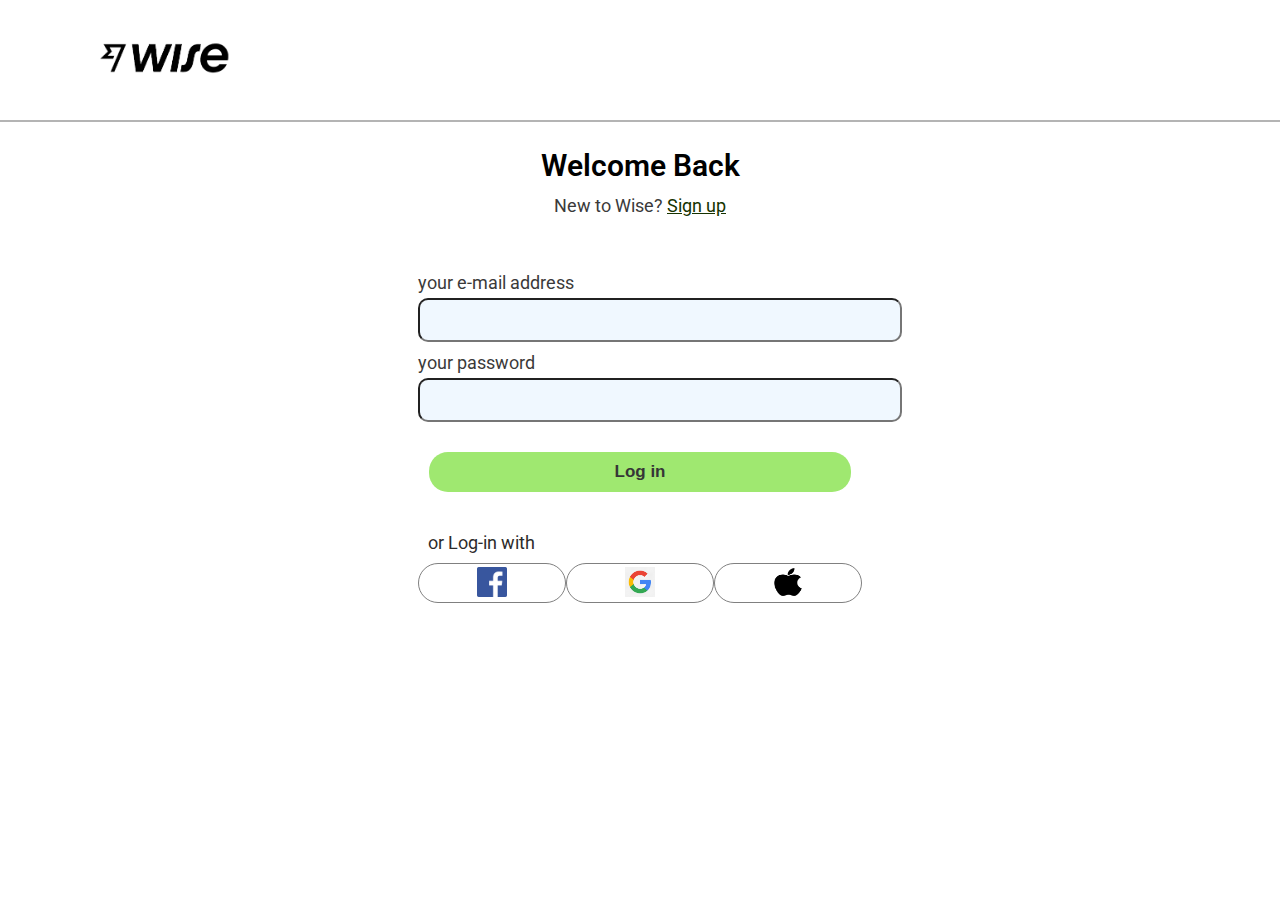
<file: index.html>
<!DOCTYPE html>
<html lang="en">
<head>
    <meta charset="UTF-8">
    <meta name="viewport" content="width=device-width, initial-scale=1.0">
    <link rel="preconnect" href="https://fonts.googleapis.com" />
    <link rel="preconnect" href="https://fonts.gstatic.com" crossorigin />
    <link
      href="https://fonts.googleapis.com/css2?family=Roboto:ital,wght@0,100;0,300;0,400;0,500;0,700;0,900;1,100;1,300;1,400;1,500;1,700;1,900&display=swap"
      rel="stylesheet"
    />
    <link rel="stylesheet" href="styles/login.css">
    <link rel="icon" href="images/wise-green.png" type="image/x-icon">
    <script defer src="scripts/login.js"></script>
    <title>Wise Log in</title>
</head>
<body>

    <div class="header">
        <img src="images/logo.png" alt="logo" class="logo">
    </div>

    <div class="body">

        <div class="welcome-ctr">
            <h1 class="welcome-label">Welcome Back</h1>
            <p class="sign-up">New to Wise? <a href="" class="link">Sign up</a></p>
        </div>

        <div class="form-ctr">
            <div class="email-ctr">
              <p class="field-description">your e-mail address</p>
              <input type="email" class="e-mail-input">
              
            </div>

            <div class="password-ctr">
                <p class="field-description">your password</p>
                <input type="password" class="password-input">
            </div>

            <div class="error-ctr hidden">
                <h2 class="error-msg ">❌ wrong e-mail/password please try again</h2>
            </div>

            <div class="login-btn-ctr">
                <button class="log-in-btn">Log in</button>
            </div>
        </div>

        <div class="login-options-ctr">
            <p class="text">or Log-in with</p>
            <div class="buttons-ctr">
                <button class="fb btn"><img src="images/facebook.png" alt="" class="logo-img"></button>
                <button class="google btn"><img src="images/google.png" alt="" class="logo-img"></button>
                <button class="apple btn"><img src="images/apple.png" alt="" class="logo-img"></button>
            </div>
       
        </div>

    </div>

    <div class="overlay hidden">
       
    </div>
    <div class="open-account-model hidden">
        <div class="title-ctr">
            <h1 class="title">Create account</h1>
        </div>
        <div class="form">
            <div class="field">
                <p class="label">first name </p>
                <input type="text" class="input-field f-name">
            </div>

            <div class="field">
                <p class="label">last name </p>
                <input type="text" class="input-field l-name">
            </div>

            <div class="field">
                <p class="label">e-mail </p>
                <input type="email" class="input-field e-mail">
            </div>

            <div class="field">
                <p class="label">phone number</p>
                <input type="number" class="input-field phone">
            </div>

            <div class="field">
                <p class="label">date of birth </p>
                <input type="date" class="input-field birth-date">
            </div>

            <div class="field">
                <p class="label">user name </p>
                <input type="text" class="input-field user-name">
            </div>

            <div class="field">
                <p class="label">password </p>
                <input type="password" class="input-field password">
            </div>

            <div class="field">
                <p class="label">comfirm password </p>
                <input type="password" class="input-field comfirm-password">
            </div>
            <p class="empty-field-error hidden">you must fill all the fields !</p>
            <button class="submit">submit</button>
            
    </div>
    <button class="close-btn">X</button>
    </div>

    <div class="comfirm-msg hidden">
        <div class="dialog">
            <p class="message">do you want to perform this action?</p>
        </div>
        <div class="buttons">
            <button class="button yes">yes</button>
            <button class="button no">no</button>
        </div>
    </div>
   
</body>
</html>
</file>
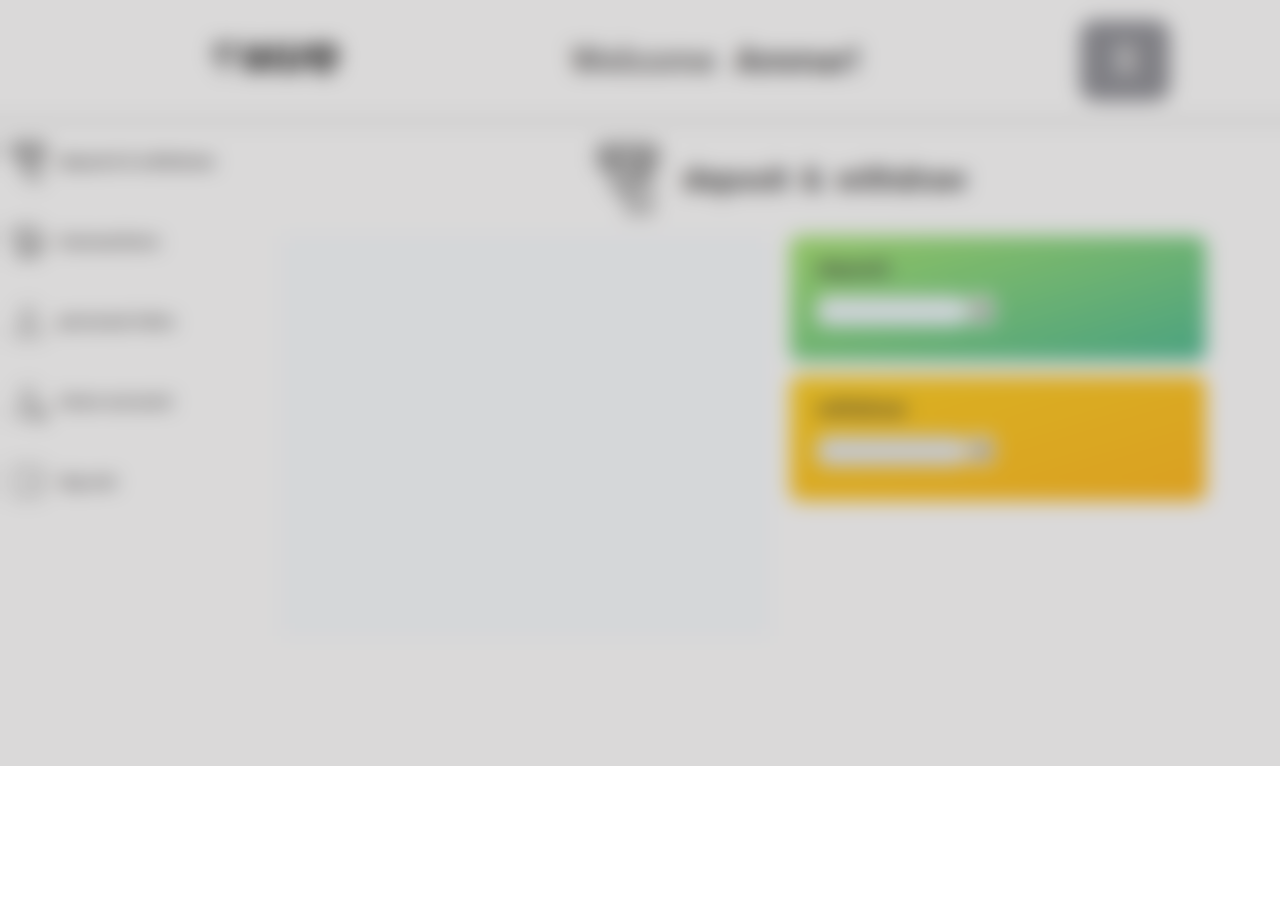
<file: home.html>
<!DOCTYPE html>
<html lang="en">
<head>
    <meta charset="UTF-8">
    <meta name="viewport" content="width=device-width, initial-scale=1.0">
    <link rel="preconnect" href="https://fonts.googleapis.com" />
    <link rel="preconnect" href="https://fonts.gstatic.com" crossorigin />
    <link
      href="https://fonts.googleapis.com/css2?family=Roboto:ital,wght@0,100;0,300;0,400;0,500;0,700;0,900;1,100;1,300;1,400;1,500;1,700;1,900&display=swap"
      rel="stylesheet"
    />
    <link rel="icon" href="images/wise-green.png" type="image/x-icon">
    <link rel="stylesheet" href="styles/main-page-header.css">
    <link rel="stylesheet" href="styles/main-page-body.css">
    <link rel="stylesheet" href="styles/personal-infos.css">
    <link rel="stylesheet" href="styles/close-account.css"> 
    <script defer src="scripts/main-page.js" type="module"></script>
    <title>home</title>
</head>
<body>
    <!--header section-->
    <div class="header">
        <img src="images/logo.png" alt="logo" class="logo">
        <div class="welcome-msg-ctr">
            <h1 class="welcome-msg">Welcome   <span class="user">Ammar!</span></h1>
        </div>

        <div class="current-balance-ctr">
                
            <h1 class="current-balance">  <span class="ammount"></span><span class="currency">$</span></h1>
        </div>
    </div>

    <!--body section-->
    <div class="body">

        <div class="side-bar">
            <button class="depo-withd side-btn"><img class="side-bar-icon" src="icons/depowithdraw.png"> deposit & withdraw</button>
            <button class="transactions side-btn"><img class="side-bar-icon" src="icons/transfer.png"> transactions</button>
            <button class="personal-infos side-btn"><img class="side-bar-icon" src="icons/personl-infos.png">personal infos</button>
            <button class="close-acc side-btn"><img class="side-bar-icon" src="icons/close-account.png">close account</button>
            <button class="log-out side-btn"><img class="side-bar-icon" src="icons/sign_out.png">log-out</button>
            </div>

            <div class="main-body ">
                <div class="deposits-withdraws-ctr ">
                    <div class="header-ctr">
                        <h1 class="dep-header-title header-title"><img src="icons/depowithdraw.png" class="dep-header-img header-img">deposit & withdraw</h1>
                    </div>
                
                    <div class="dep-main-ctr main-ctr">
                        <div class="dep-left-side left-side">
                            <div class="dep-history-ctr history-ctr">
                                <!-- <div class="dep-history-el history-el">
                                    <p class="movement-type">deposit</p>
                                    <p class="movement-date">27-03-2022</p>
                                    <p class="movement-ammount">1200.00$</p>
                                </div> -->
                          
                            </div>
                        </div>

                        <div class="dep-right-side right-side">
                            <div class="deposits-ctr">

                                <div class="title-container">deposit</div>

                                <div class="deposits-inputs-div">
                                    <div class="deposits-ammount-div">
                                        <input type="number" class="deposits-ammount-input" min="1">
                                        
                                    </div>
                                
                                    <button class="deposit-btn">&#10145;</button>
                                </div>
                                
                            </div>

                            <div class="withdraws-ctr">

                                <div class="title-container">withdraw</div>

                                <div class="withdraws-inputs-div">
                                    <div class="withdraws-ammount-div">
                                        <input type="number" class="withdraws-ammount-input"  min="1">
                                        
                                    </div>
                                
                                    <button class="withdraw-btn">&#10145;</button>
                                </div>
                                
                            </div>

                            <h3 class="dep-with-error-msg msg invisible">ammount invalid</h1>
                        
                        </div>
                    </div>
                </div>

                <div class="transactions-ctr hidden ">
                    <div class="header-ctr">
                        <h1 class="tran-header-title header-title"><img src="icons/transfer.png" class="tran-header-img header-img">transactions</h1>
                    </div>
                
                    <div class="tran-main-ctr main-ctr">
                        <div class="tran-left-side left-side">
                            <div class="tran-history-ctr history-ctr">
                               <!--  <div class="tran-history-el history-el">
                                    <p class="movement-type">recieved</p>
                                    <p class="movement-date">27-03-2022</p>
                                    <p class="movement-ammount">1200.00$</p>
                                    <p class="source">from <span class="user">Ibra89</span> </p>
                                </div> -->

                                
                          
                            </div>
                        </div>

                        <div class="tran-right-side right-side">
                           

                          
                            <div class="transfer-container">

                                <div class="title-container">Transfere Money</div>
    
                                <div class="inputs-div">
                                    <div class="destination-div">
                                         <input type="text" class="destination-input">
                                         <h2 class="description">Transfer to</h2>
                                    </div>
                                   
                                    <div class="ammount-div">
                                          <input type="number" class="ammount-input"  min="1">
                                         <h2 class="description">Ammount</h2>
    
                                    </div>
    
                                    <button class="send-btn">&#10145;</button>
                                </div>
                                <h3 class="transfer-error-msg msg invisible">ammount invalid</h1>
                            </div>
                           
                        
                        </div>
                    </div>
                </div>

                <div class="personal-infos-ctr hidden">
                    <div class="header-ctr">
                        <h1 class="tran-header-title header-title"><img src="icons/personl-infos.png" class="personal header-img">personal infos</h1>
                    </div>
                
                    <div class="infos-ctr">
                        <div class="info-ctr ">
                            <p class="infos-label">First name :</p>
                            <p class="f-name info">Ammar </p>
                        </div>
                        <div class="info-ctr">
                            <p class="infos-label">Last name :</p>
                            <p class="l-name info">bouzenka </p>
                        </div>
                        <div class="info-ctr">
                            <p class="infos-label">User name :</p>
                            <p class="user-name info">Ammar25 </p>
                        </div>
                        <div class="info-ctr">
                            <p class="infos-label">e-mail :</p>
                            <p class="e-mail info">ammarbozuenka25@gmail.com </p>
                        </div>
                        <div class="info-ctr">
                            <p class="infos-label">phone number :</p>
                            <p class="phone info">0790409726 </p>
                        </div>
                        <div class="info-ctr">
                            <p class="infos-label">date of birth :</p>
                            <p class="b-date info">16-07-1992 </p>
                        </div>
                    </div>

                    <div class="btns-ctr">
                        <button class="update-btn btn">update infos</button>
                        <button class="change-password-btn btn">change password</button>
                    </div>
                </div>

                <div class="close-account-ctr hidden">
                    <div class="header-ctr">
                        <h1 class="tran-header-title header-title"><img src="icons/close-account.png" class="close-acc header-img">close account</h1>
                    </div>

                    <div class="comfirm-inputs-ctr">
                        <div class="field-ctr">
                            <p class="txt">user name</p>
                            <input type="text" class="comfirm-user comfirm-field">
                        </div>
                        <div class="field-ctr">
                            <p class="txt">password</p>
                            <input type="password" class="comfirm-password comfirm-field">
                        </div>
                    </div>

                    <div class="error-ctr ">
                        <h2 class="error-message close-acc-error-message invisible">wrong user-name/password!</h2>
                    </div>

                    <div class="close-acc-btn-ctr">
                        <button class="close-acc-btn">close account</button>
                    </div>
                

            </div>
    </div>
    <div class="overlay ">
     
    </div>
    <div class="open-account-model update-infos-model hidden">
            <div class="title-ctr">
                <h1 class="title">update infos</h1>
            </div>
            <div class="form">
                <div class="field">
                    <p class="label">first name </p>
                    <input type="text" class="input-field update-input f-name update-fname">
                </div>

                <div class="field">
                    <p class="label">last name </p>
                    <input type="text" class="input-field update-input l-name update-lname">
                </div>

                <div class="field">
                    <p class="label">e-mail </p>
                    <input type="email" class="input-field update-input e-mail update-e-mail">
                </div>

                <div class="field">
                    <p class="label">phone number</p>
                    <input type="number" class="input-field update-input phone update-phone" >
                </div>

                <div class="field">
                    <p class="label">date of birth </p>
                    <input type="date" class="input-field update-input birth-date update-b-date">
                </div>

                <div class="field">
                    <p class="label">user name </p>
                    <input type="text" class="input-field update-input user-name update-user-name">
                </div>

            
                <p class="empty-field-error update-infos-error-msg invisible">you must fill all the fields !</p>
                <button class="submit">submit</button>
                
        </div>
        <button class="close-btn update-close-btn">X</button>
    </div>

    <div class="open-account-model change-password-model hidden">
        <div class="title-ctr">
            <h1 class="title">change password</h1>
        </div>
        <div class="form ">
            <div class="field">
                <p class="label">current password </p>
                <input type="password" class="input-field change-input current-password">
            </div>
            <div class="field">
                <p class="label">new password </p>
                <input type="password" class="input-field change-input new-password">
            </div>

            <div class="field">
                <p class="label">comfirm password </p>
                <input type="password" class="input-field change-input change-password-comfirm-password">
            </div>

        
            <p class="empty-field-error change-password-error-msg invisible">you must fill all the fields !</p>
            <button class="submit change-password-submit-btn">submit</button>
            
    </div>
    <button class="close-btn change-password-close-btn">X</button>
</div>

<div class="comfirm-msg hidden">
    <div class="dialog">
        <p class="message">do you want to perform this action?</p>
    </div>
    <div class="buttons">
        <button class="button yes ">yes</button>
        <button class="button no ">no</button>
    </div>
</div>

<div class="comfirm-msg withd-comfirm-msg hidden">
    <div class="dialog">
        <p class="message w-message">do you want to perform this action?</p>
    </div>
    <div class="buttons">
        <button class="button yes w-yes  ">yes</button>
        <button class="button no w-no ">no</button>
    </div>
</div>

<div class="comfirm-msg trans-comfirm-msg hidden">
    <div class="dialog">
        <p class="message t-message">do you want to perform this action?</p>
    </div>
    <div class="buttons">
        <button class="button yes t-yes  ">yes</button>
        <button class="button no t-no ">no</button>
    </div>
</div>

<div class="comfirm-msg update-comfirm-msg hidden">
    <div class="dialog">
        <p class="message u-message">do you want to perform this action?</p>
    </div>
    <div class="buttons">
        <button class="button yes u-yes  ">yes</button>
        <button class="button no u-no ">no</button>
    </div>
</div>

<div class="comfirm-msg change-comfirm-msg hidden">
    <div class="dialog">
        <p class="message c-message">do you want to comfirm?</p>
    </div>
    <div class="buttons">
        <button class="button yes c-yes  ">yes</button>
        <button class="button no c-no ">no</button>
    </div>
</div>

<div class="comfirm-msg logout-comfirm-msg hidden">
    <div class="dialog">
        <p class="message l-message">do you want to log out?</p>
    </div>
    <div class="buttons">
        <button class="button yes l-yes  ">yes</button>
        <button class="button no l-no ">no</button>
    </div>
</div>

<div class="comfirm-msg close-comfirm-msg hidden">
    <div class="dialog">
        <p class="message close-message">do you want to close your account ?</p>
    </div>
    <div class="buttons">
        <button class="button yes close-yes  ">yes</button>
        <button class="button no close-no ">no</button>
    </div>
</div>

</body>
</html>
</file>
<file: styles/login.css>
/*log-in styles */

*
{
    padding: 0;
    margin: 0;
}

body
{
    display: flex;
    flex-direction: column;
    justify-content: center;
    align-items: center;
    font-family: "roboto";
}

.header
{
    display: flex;
    justify-content: start;
    align-items: center;
    width: 100%;
    height: 120px;
    border-bottom: 2px solid rgb(180, 180, 180);
}

.logo
{
    width: 150px;
    margin-left: 90px;
}

.body
{
    display: flex;
    flex-direction: column;
    justify-content: space-between;
    align-items: center;
    width: 99%;
    position: relative;
}

.welcome-ctr
{
    height: 80px;
    width: 100%;
    display: flex;
    flex-direction: column;
    justify-content: space-around;
    align-items: center;
    padding-top: 20px;
    padding-bottom: 20px;
}

.welcome-label
{
    font-size: 30px;
    font-weight: 600;
}

.sign-up
{
    font-size: 18px;
    font-weight: 400;
    color: rgb(58, 58, 58);
   
}

.link
{
    font-size: 18px;
    font-weight: 400;
    color: #163300;
   
}

.form-ctr
{
    display: flex;
    flex-direction: column;
    justify-content: space-between;
    align-items: center;
    width: 100%;
    padding-top: 30px;
}

.field-description
{
    font-size: 18px;
    font-weight: 400;
    color: rgb(58, 58, 58) ;
}


.e-mail-input , .password-input
{
    height: 40px;
    width: 450px;
    padding-left: 15px;
    padding-right: 15px;
    font-size: 18px;
    font-weight: 600;
    color: rgb(71, 71, 71);
    background-color: aliceblue;
    margin-top: 5px;
    border-radius: 10px;
}

.email-ctr , .password-ctr , .error-ctr , .login-btn-ctr
{
    height: 80px;
    width: 35%;
    text-align: left;
}
.login-btn-ctr
{
    text-align: center;
    padding-top: 20px;
}

.error-ctr
{
    transition: all 0.5s;
}

.error-msg
{
    font-size: 20px;
    font-weight: 500;
    color: crimson;
    padding-top: 10px;
}



.log-in-btn
{
    background: #9fe870;
    width: 95%;
    height: 40px;
    border-radius: 19px;
    font-size: 17px;
    font-weight: 600;
    border: none;
    transition: all 0.5s;
    cursor: pointer;
    color: rgb(54, 54, 54);
}

.log-in-btn:hover
{
    background: #79e038;
}

.login-options-ctr
{
    width: 35%;
}

.buttons-ctr
{
    width: 100%;
    display: flex;
    justify-content: space-around;
    align-items: center;
    padding-top: 10px;
}

.text
{
    margin-left: 10px;
    font-size: 18px;
    font-weight: 400;
    color: rgb(44, 43, 43);
}

.logo-img
{
    width: 30px;
    height: 30px;
}

.fb , .google , .apple
{
    height: 40px;
    width: 150px;
    border-radius: 20px;
    border: 1px solid gray;
    background-color: transparent;
    cursor: pointer;
    transition: all 0.5s;
}

.fb:hover
{
    background-color: rgba(28, 28, 245, 0.397);
}

.google:hover
{
    background-color: rgba(9, 9, 134, 0.651);
}

.apple:hover
{
    background-color: rgba(59, 59, 61, 0.651);
}

.overlay
{
    position: absolute;
    top: 0;
    bottom: -20px;
    left: 0;
    right: 0;
    background-color: rgba(119, 117, 117, 0.274);
    backdrop-filter: blur(10px);
    transition: all 0.5s;
}

.open-account-model
{
    height: 550px;
    width: 600px;
    position: absolute;
    top: 50px;
    bottom: 100px;
    left: 350px;
    right: 100px;

    background-color: white;

    display: flex;
    flex-direction: column;
    justify-content: space-around;
    align-items: center;
    padding: 10px;
    transition: all 0.5s;
    box-shadow: 7px 7px 6px rgb(73, 73, 73);
    border-radius: 10px;
}

.title
{
    font-size: 35px;
    color: rgb(90, 86, 86);

}

.form
{
    height: 83%;
   
    display: flex;
    flex-direction: column;
    justify-content: space-between;
    align-items: center;
}

.field
{
    display: flex;
    justify-content: start;
    align-items: center;
    width: 100%;
}

.label
{
    font-size: 22px;
    font-weight: 500;
    color: rgb(49, 48, 48);
    width: 50%;
    margin-right: 15px;
}

.input-field
{
    height: 32px;
    width: 220px;
    font-size: 17px;
    font-weight: 600;
    color: rgb(53, 51, 51);
    padding: 0 10px;
    background: aliceblue;
    outline: 1px solid rgba(216, 211, 211, 0.616);
    border: 1px solid rgba(175, 171, 171, 0.678);
    border-radius: 12px;
   /* background-color: rgba(220, 20, 60, 0.151);*/
}

.birth-date
{
    width: 260px;
}

.submit
{
    height: 40px;
    width: 140px;
    font-size: 25px;
    font-weight: 600;
    border-radius: 17px;
    border: none;
    background-color: #9fe870;
    color: rgb(34, 33, 33);
    transition: all 0.4s;
    cursor: pointer;
}

.submit:hover
{
    box-shadow: 3px 3px 5px  #8d9c84;
    color: rgb(53, 53, 53);
}

.close-btn
{
    position: absolute;
    top: 10px;
    right: 10px;
    font-size: 20px;
    font-weight: 600;
    border: none;
    border-radius: 20px;
    padding: 5px 10px;
    transition: all 0.3s;
    cursor: pointer;
}

.close-btn:hover
{
    background-color: rgba(124, 121, 121, 0.5);
    box-shadow: 2px 2px 5px  #8d9c84;
}

.comfirm-msg
{
    position: absolute;
    height: 130px;
    width: 450px;
    
    background-color: white;
    display: flex;
    flex-direction: column;
    justify-content: space-around;
    align-items: center;
    border-radius: 10px;
    box-shadow: 5px 5px 8px rgb(53, 52, 52);
    transition: all 0.6s;
    z-index: 100;
}

.message
{
    font-size: 16px;
    font-weight: 500;
    color: rgb(26, 25, 25);
}

.button
{
    height: 35px;
    width: 90px;
    border-radius: 10px;
    border: 1px solid gray;
    cursor: pointer;
    font-size: 16px;
    font-weight: 600;
    color: white;
    transition: all 0.6s;
}

.button:hover
{
    opacity: 0.8;
    color: rgb(39, 35, 35);
}

.yes
{
    background-color: rgba(16, 146, 55, 0.877);
}

.no
{
    background-color: crimson;
}

.empty-field-error
{
    color: crimson;
    font-size: 18px;
    font-weight: 600;
}

.hidden
{
    /* visibility: hidden; */
    display: none;
}
</file>
<file: styles/main-page-header.css>
*
{
    padding: 0;
    margin: 0;
}

body
{
    display: flex;
    flex-direction: column;
    justify-content: center;
    align-items: center;
    font-family: "roboto";
    position: relative;
}

.header
{
    display: flex;
    justify-content: space-around;
    align-items: center;
    width: 100%;
    height: 120px;
    border-bottom: 2px solid rgb(180, 180, 180);
}

.logo
{
    width: 150px;
    margin-left: 90px;
}

.welcome-msg,.current-balance
{
    font-size: 35px;
    font-weight: 700;
    color: rgb(94, 93, 93);
    word-spacing: 10px;
}



.user
{
    color: rgb(53, 52, 52);
}

.ammount,.currency
{
    color: rgb(250, 248, 245);
}

.current-balance-ctr
{
    
    padding: 20px 35px;
    background-color: rgba(51, 53, 65, 0.603);
    border-radius: 15px;
}
</file>
<file: styles/main-page-body.css>
.body
{
    width: 100%;
    display: flex;
    justify-content: space-between;
    align-items: start;
}

.side-bar
{
    width: 21%;
    height: 400px;
   /*  border: 1px solid red; */
    display: flex;
    flex-direction: column;
    justify-content: space-around;
    align-items: center;
    padding-left: 15px;
}

.side-btn
{
    border: none;
    display: flex;
    justify-content: start;
    align-items: center;
    background-color: transparent;

    font-size: 17px;
    font-weight: 600;
    color: rgb(66, 65, 65);
    width: 210px;
    height: 20%;
    width: 105%;
    transition: all 0.3s;
    cursor: pointer;
}

.selected
{
    background-color: rgba(220, 236, 248, 0.644);
}


.side-btn:hover
{
    background-color: rgba(240, 248, 255, 0.644);
    

}

.side-bar-icon
{
    width: 40px;
    margin-right: 10px;
}

/*main page body section*/

.main-body
{
    width: 79%;
    display: flex;
    flex-direction: column;
    justify-content: start;
    align-items: center;
   /*  border: 1px solid green; */
}

.header-ctr
{
    padding: 22px 0;
}

.header-title
{
   display: flex;
   justify-content: center;
   align-items: center;
   color: rgb(53, 52, 52);
   word-spacing: 05px;
}

.header-img
{
    width: 70px;
    margin-right: 20px;
}

.main-ctr
{
    width: 100%;
    display: flex;
    justify-content: space-between;
    align-items: start;

}

.deposits-withdraws-ctr
{
    width: 100%;
}

.left-side
{
    /* border: 1px solid yellow; */
    width: 49%;
}

.right-side
{
    height:300px;
    display: flex;
    flex-direction: column;
    justify-content: space-between;
    /* border:  1px solid purple; */
    width: 49%;

}

.history-ctr
{
    width: 100%;
    height: 400px;
    display: flex;
    flex-direction: column;
    justify-content: start;
    align-items: center;
    background: rgba(240, 248, 255, 0.438);
    overflow-y: scroll;
}

.history-el
{
    width: 97%;
    display: flex;
    justify-content: space-around;
    align-items: center;
    padding: 14px 0;
    background: rgba(240, 248, 255, 0.959);
    font-size: 17px;
    font-weight: 500;
    color: rgb(26, 25, 25);
    border-bottom: 3px solid white;
    margin-left: 10px;
}

.movement-type
{
    background-color: rgba(6, 146, 29, 0.733);
    background-color: rgba(63, 57, 58, 0.904); 
    padding: 8px 15px;
    border-radius: 20px;
    color: white;
    width: 93px;
    text-align: center;
}


.deposits-ctr
{
    background-image: linear-gradient(to left top , rgb(57,179,133),rgb(155,225,93));
    display: flex;
    flex-direction: column;
    justify-content: start;
    align-items: start;
    width: 80%;
    padding: 20px 12px;

    border-radius: 10px;


}


.inputs-div
{
    display: flex;
    flex-direction: row;
    justify-content: space-between;
    align-items: start;
    width: 79%;
    padding: 15px 15px;
}

.deposits-inputs-div 
{
    display: flex;
    flex-direction: row;
    justify-content: space-between;
    align-items: start;
    width: 45%;
    padding: 15px 15px;
}

.title-container
{
    font-size: 22px;
    font-weight: 500;
    color: rgb(41, 40, 40);
    margin-left: 15px;
}

.deposits-ammount-input
{
    border: none;
    outline: none;
    height: 30px;
    width: 110px;
    border-radius: 9px;
    padding-left:40px ;
    font-size: 17px;
    font-weight: 600;
    background-color: aliceblue;
}

.deposit-btn
{
    font-size: 20px;
    border: none;
    padding: 2px 4px;
    border-radius: 5px;
    cursor: pointer;
}

.dep-with-error-msg
{
   
    color: crimson;
    font-size: 18px;
}

/*withdraws ctr*/

.withdraws-ctr
{
    background-image: linear-gradient(to left top , rgb(255,176,3),rgb(255,203,3));
    display: flex;
    flex-direction: column;
    justify-content: start;
    align-items: start;
    width: 80%;
    padding: 20px 12px;

    border-radius: 10px;


}


.inputs-div
{
    display: flex;
    flex-direction: row;
    justify-content: space-between;
    align-items: start;
    width: 79%;
    padding: 15px 15px;
}

.withdraws-inputs-div  
{
    display: flex;
    flex-direction: row;
    justify-content: space-between;
    align-items: start;
    width: 45%;
    padding: 15px 15px;
}

.title-container
{
    font-size: 22px;
    font-weight: 500;
    color: rgb(41, 40, 40);
    margin-left: 15px;
}

.withdraws-ammount-input
{
    border: none;
    outline: none;
    height: 30px;
    width: 110px;
    border-radius: 9px;
    padding-left:40px ;
    font-size: 17px;
    font-weight: 600;
    background-color: rgb(227, 231, 238);
}

.withdraw-btn
{
    font-size: 20px;
    border: none;
    padding: 2px 4px;
    border-radius: 5px;
    cursor: pointer;
}

/*transactions section styles*/

.transactions-ctr
{
    width: 100%;
}

.transfer-container
{
    background-image: linear-gradient(to left top , rgb(229,42,90),rgb(255,88,95));
    display: flex;
    flex-direction: column;
    justify-content: start;
    align-items: start;
    width: 90%;

    padding: 20px 12px;
    border-radius: 10px;
}

.destination-input , .ammount-input 
{
    border: none;
    outline: none;
    height: 30px;
    width: 110px;
    border-radius: 9px;
    padding-left:40px ;
    font-size: 17px;
    font-weight: 600;
    background-image: linear-gradient(to left top , rgba(229, 42, 89, 0.418),rgba(255, 88, 96, 0.486));
}

.send-btn  
{
    border: none;
    height: 30px;
    width: 50px;
    border-radius: 9px; 
    background-color: white;
    font-size: 15px;
    font-weight: 500;
    transition: all 0.4s;
}

.send-btn:hover
{
    color: rgba(0, 0, 0, 0.479);
   cursor: pointer;
}

.description
{
    font-size: 14px;
    margin-top: 10px;
}


.transfer-error-msg
{
    position: relative;
    top: 60px;
    left: -10px;
    color: crimson;
    font-size: 18px;
}
.hidden
{
    display: none;
}

.source
{
    width: 120px;
}
</file>
<file: styles/personal-infos.css>
.personal-infos-ctr
{
    width: 100%;
    display: flex;
    flex-direction: column;
    justify-content: start;
    align-items: center;
   
}

.infos-ctr
{
    width: 75%;
    display: flex;
    justify-content: space-around;
    align-items: center;
    flex-wrap: wrap;
  
    height: 200px;
    text-align: center;
    padding-top: 20px;
    padding-bottom: 20px;
    background-color: aliceblue;
    border-radius: 10px;
}

.info-ctr
{
   width: 43%;
   display: flex;
   justify-content: start;
   align-items: center;
   font-size: 19px;
   font-weight: 500;
   color: rgb(39, 39, 39);
}



.info
{
    color: rgb(27, 27, 27);
    font-weight: 600;
    font-size: 19px;
}

.btns-ctr
{
    padding: 25px 20px;
    
}

.btn
{
    height: 50px;
    width: 160px;
    font-size: 16px;
    font-weight: 600;
    color: rgb(43, 42, 42);
    border: 1px solid rgb(128, 185, 235);
    border-radius: 10px;
    cursor: pointer;
    transition: all 0.9;
}
.btn:hover
{
    background-color: rgba(144, 152, 160, 0.349);
}


/*overlay styles*/
.overlay
{
    position: absolute;
    top: 0;
    bottom: -130px;
    left: 0;
    right: 0;
    background-color: rgba(119, 117, 117, 0.274);
    backdrop-filter: blur(10px);
    z-index: 99;
}

.open-account-model
{
    height: 550px;
    width: 600px;
    position: absolute;
    top: 50px;
    bottom: 100px;
    left: 350px;
    right: 100px;

    background-color: white;

    display: flex;
    flex-direction: column;
    justify-content: space-around;
    align-items: center;
    padding: 10px;
    transition: all 0.5s;
    box-shadow: 7px 7px 6px rgb(73, 73, 73);
    border-radius: 10px;
    z-index: 100;
}

.change-password-model
{
    height: 300px;
    top: 150px;
}

.title
{
    font-size: 35px;
    color: rgb(90, 86, 86);

}

.form
{
    height: 83%;
    padding-top: 40px;
    display: flex;
    flex-direction: column;
    justify-content: space-between;
    align-items: center;
}

.field
{
    display: flex;
    justify-content: start;
    align-items: center;
    width: 100%;
}

.label
{
    font-size: 22px;
    font-weight: 500;
    color: rgb(49, 48, 48);
    width: 50%;
    margin-right: 15px;
}

.input-field
{
    height: 32px;
    width: 220px;
    font-size: 17px;
    font-weight: 600;
    color: rgb(53, 51, 51);
    padding: 0 10px;
    background: aliceblue;
    outline: 1px solid rgba(216, 211, 211, 0.616);
    border: 1px solid rgba(175, 171, 171, 0.678);
    border-radius: 12px;
}

.birth-date
{
    width: 260px;
}

.submit
{
    height: 40px;
    width: 140px;
    font-size: 25px;
    font-weight: 600;
    border-radius: 17px;
    border: none;
    background-color: #9fe870;
    color: rgb(34, 33, 33);
    transition: all 0.4s;
    cursor: pointer;
}

.submit:hover
{
    box-shadow: 3px 3px 5px  #8d9c84;
    color: rgb(53, 53, 53);
}

.close-btn
{
    position: absolute;
    top: 10px;
    right: 10px;
    font-size: 20px;
    font-weight: 600;
    border: none;
    border-radius: 20px;
    padding: 5px 10px;
    transition: all 0.3s;
    cursor: pointer;
}

.close-btn:hover
{
    background-color: rgba(124, 121, 121, 0.5);
    box-shadow: 2px 2px 5px  #8d9c84;
}

.empty-field-error
{
    color: crimson;
    font-size: 18px;
    font-weight: 500;
}

.comfirm-msg
{
    position: absolute;
    height: 130px;
    width: 450px;
    left: 390px;
    top:250px;
    background-color: white;
    display: flex;
    flex-direction: column;
    justify-content: space-around;
    align-items: center;
    border-radius: 10px;
    box-shadow: 5px 5px 8px rgb(53, 52, 52);
    transition: all 0.6s;
    z-index: 100;
}

.message
{
    font-size: 17px;
    font-weight: 500;
    color: rgb(26, 25, 25);
}

.button
{
    height: 35px;
    width: 90px;
    border-radius: 10px;
    border: 1px solid gray;
    cursor: pointer;
    font-size: 16px;
    font-weight: 600;
    color: white;
    transition: all 0.6s;
}

.button:hover
{
    opacity: 0.8;
    color: rgb(39, 35, 35);
}

.yes
{
    background-color: rgba(16, 146, 55, 0.877);
}

.no
{
    background-color: crimson;
}
.hidden
{
    /* visibility: hidden; */
    display: none;
}
</file>
<file: styles/close-account.css>
.close-account-ctr
{
    width: 100%;

    display: flex;
    flex-direction: column;
    justify-content: start;
    align-items: center;
}

.comfirm-inputs-ctr
{
    
    width: 60%;
    background-color: aliceblue;
    padding: 20px 20px;
    display: flex;
    justify-content: space-around;
    align-items: center;
    border-radius: 10px;
}

.field-ctr
{
    width: 50%;
    display: flex;
    justify-content: start;
    align-items: center;
}

.txt
{
    font-size: 18px;
    font-weight: 500;
    color: rgb(46, 45, 45);
}

.comfirm-field
{
    height: 30px;
    width: 200px;
    outline: none;
    border: 1px solid gray;
    border-radius: 10px;
    padding-left: 15px;
    margin-left: 10px;
    font-size: 17px;
    font-weight: 600;
    color: rgb(51, 50, 50);

}

.error-ctr
{
    padding: 20px 0;
}

.error-message
{
    font-size: 18px;
    font-weight: 500;
    color: crimson;
}

.close-acc-btn
{
    height: 45px;
    width: 150px;
    font-size: 17px;
    font-weight: 600;
    background-color: rgb(238, 28, 70);
    padding: 5px 5px;
    border-radius: 12px;
    border: 1px solid gray;
    color: white;
    cursor: pointer;
}

.invisible
{
    visibility: hidden;
}

.hidden
{
    display: none;
}
</file>
